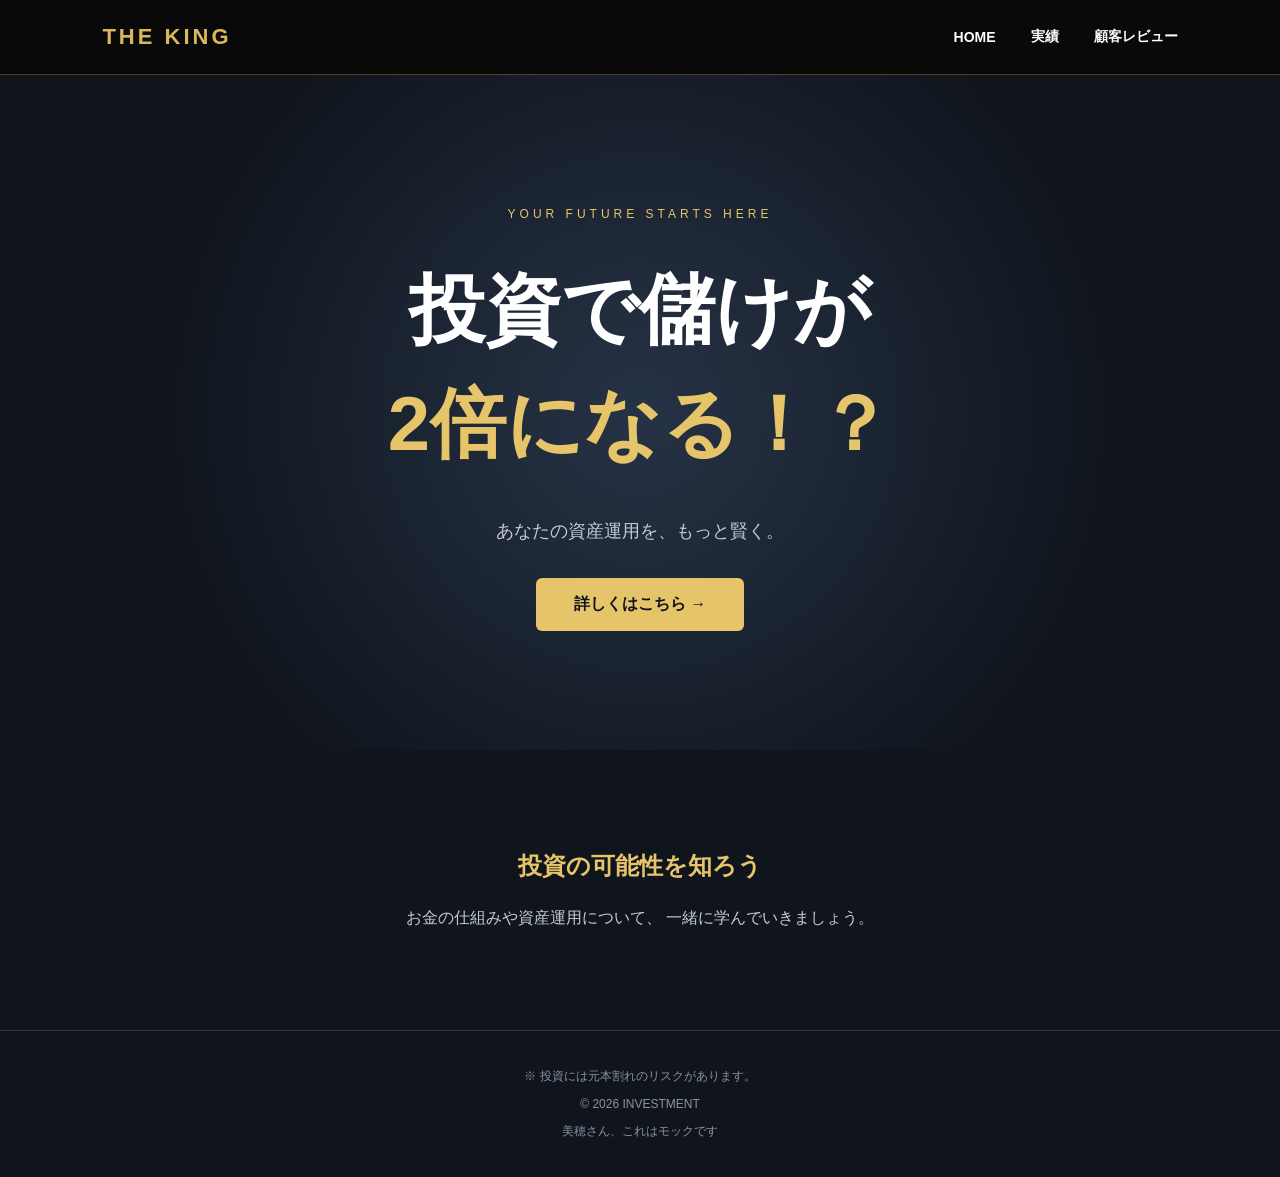
<file: index.html>
<!DOCTYPE html>
<html lang="ja">
<head>
  <meta charset="UTF-8">
  <meta name="viewport" content="width=device-width, initial-scale=1.0">
  <title>Investment | 資産運用</title>
  <link rel="stylesheet" href="css/style.css">
</head>
<body>

<header class="site-header">
  <a href="index.html" class="logo">
    THE KING
  </a>

  <nav class="main-nav">
    <a href="index.html">HOME</a>
    <a href="detail.html">実績</a>
    <a href="reviews.html">顧客レビュー</a>
  </nav>
</header>

  <main>
    <section class="hero">
      <p class="eyebrow">YOUR FUTURE STARTS HERE</p>

      <h2>
        投資で儲けが<br>
        <span>2倍になる！？</span>
      </h2>

      <p class="description">
        あなたの資産運用を、もっと賢く。
      </p>

      <a href="https://x.com/44yshftxw581050?s=11" class="button">
        詳しくはこちら →
      </a>
      
    </section>

    <section id="about" class="about">
      <h2>投資の可能性を知ろう</h2>
      <p>
        お金の仕組みや資産運用について、
        一緒に学んでいきましょう。
      </p>
    </section>
  </main>

  <footer>
    <p>※ 投資には元本割れのリスクがあります。</p>
    <p>&copy; 2026 INVESTMENT</p>
    <p>美穂さん、これはモックです</p>
  </footer>

</body>
</html>
</file>
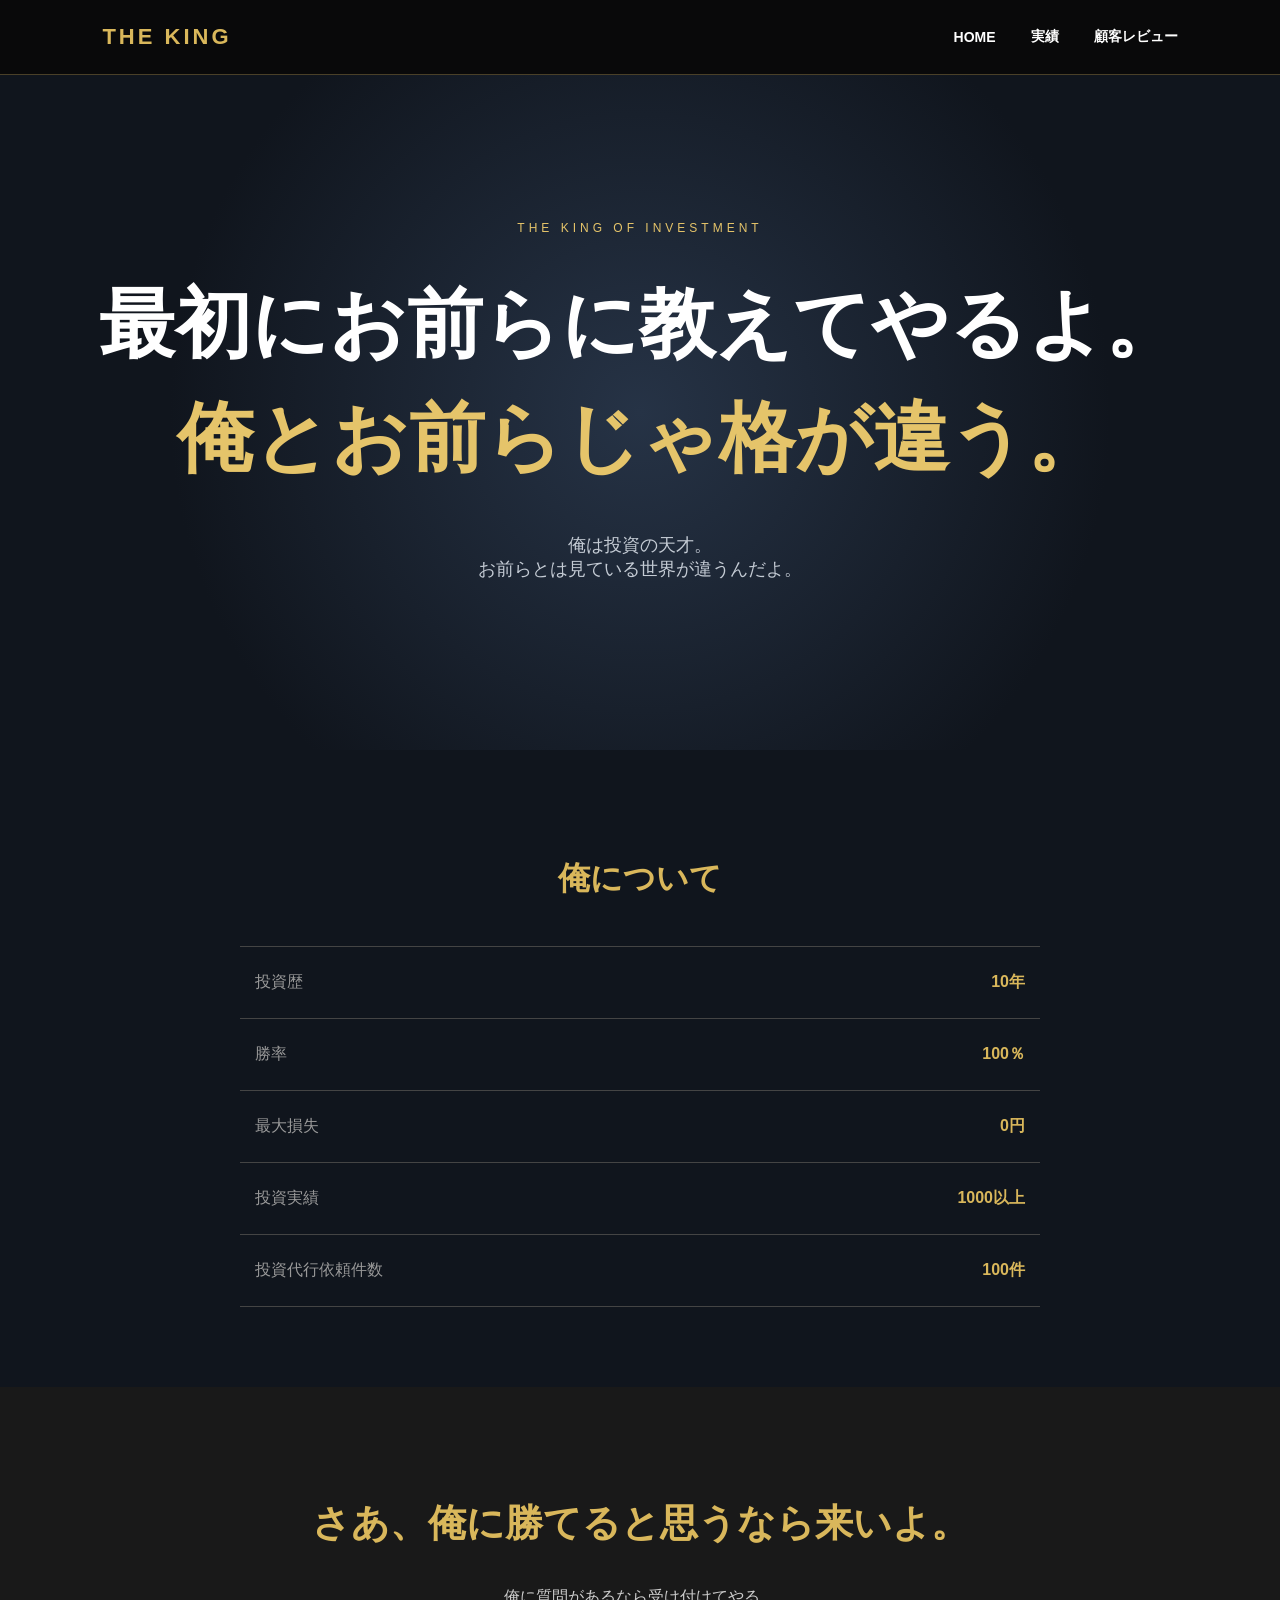
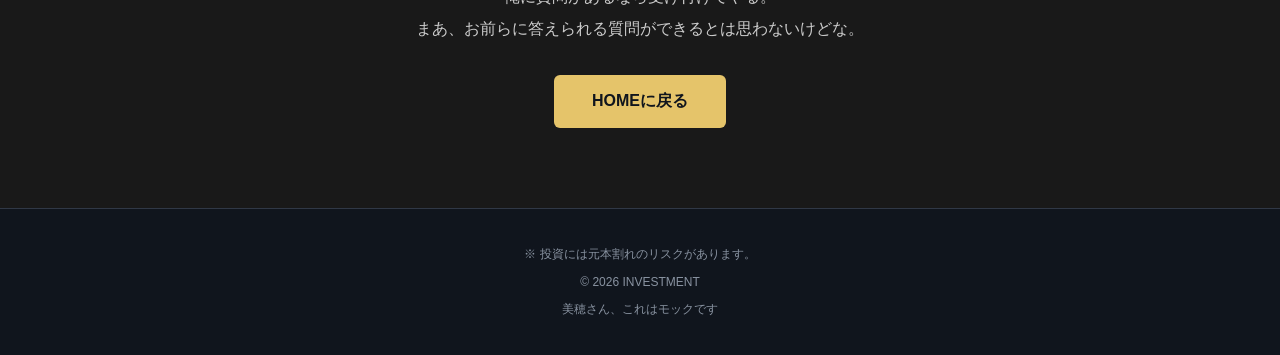
<file: detail.html>
<!DOCTYPE html>
<html lang="ja">
<head>
  <meta charset="UTF-8">
  <meta name="viewport" content="width=device-width, initial-scale=1.0">
  <title>THE KING OF INVESTMENT</title>
  <link rel="stylesheet" href="css/style.css">
</head>
<body>

<header class="site-header">
  <a href="index.html" class="logo">
    THE KING
  </a>

  <nav class="main-nav">
    <a href="index.html">HOME</a>
    <a href="detail.html">実績</a>
    <a href="reviews.html">顧客レビュー</a>
  </nav>
</header>

  <main>

    <section class="hero">
      <p class="eyebrow">THE KING OF INVESTMENT</p>

      <h2>
        最初にお前らに教えてやるよ。<br>
        <span>俺とお前らじゃ格が違う。</span>
      </h2>

      <p class="description">
        俺は投資の天才。<br>
        お前らとは見ている世界が違うんだよ。
      </p>
    </section>

    <section class="profile">
      <h2>俺について</h2>

      <div class="profile-list">

        <div class="profile-item">
          <span>投資歴</span>
          <strong>10年</strong>
        </div>

        <div class="profile-item">
          <span>勝率</span>
          <strong>100％</strong>
        </div>

        <div class="profile-item">
          <span>最大損失</span>
          <strong>0円</strong>
        </div>

        <div class="profile-item">
          <span>投資実績</span>
          <strong>1000以上</strong>
        </div>

        <div class="profile-item">
          <span>投資代行依頼件数</span>
          <strong>100件</strong>
        </div>

      </div>
    </section>

    <section class="challenge">
      <h2>さあ、俺に勝てると思うなら来いよ。</h2>
      <p>
        俺に質問があるなら受け付けてやる。<br>
        まあ、お前らに答えられる質問ができるとは思わないけどな。
      </p>

      <a href="index.html" class="button">
        HOMEに戻る
      </a>
    </section>

  </main>

  <footer>
    <p>※ 投資には元本割れのリスクがあります。</p>
    <p>&copy; 2026 INVESTMENT</p>
    <p>美穂さん、これはモックです</p>
  </footer>

</body>
</html>
</file>
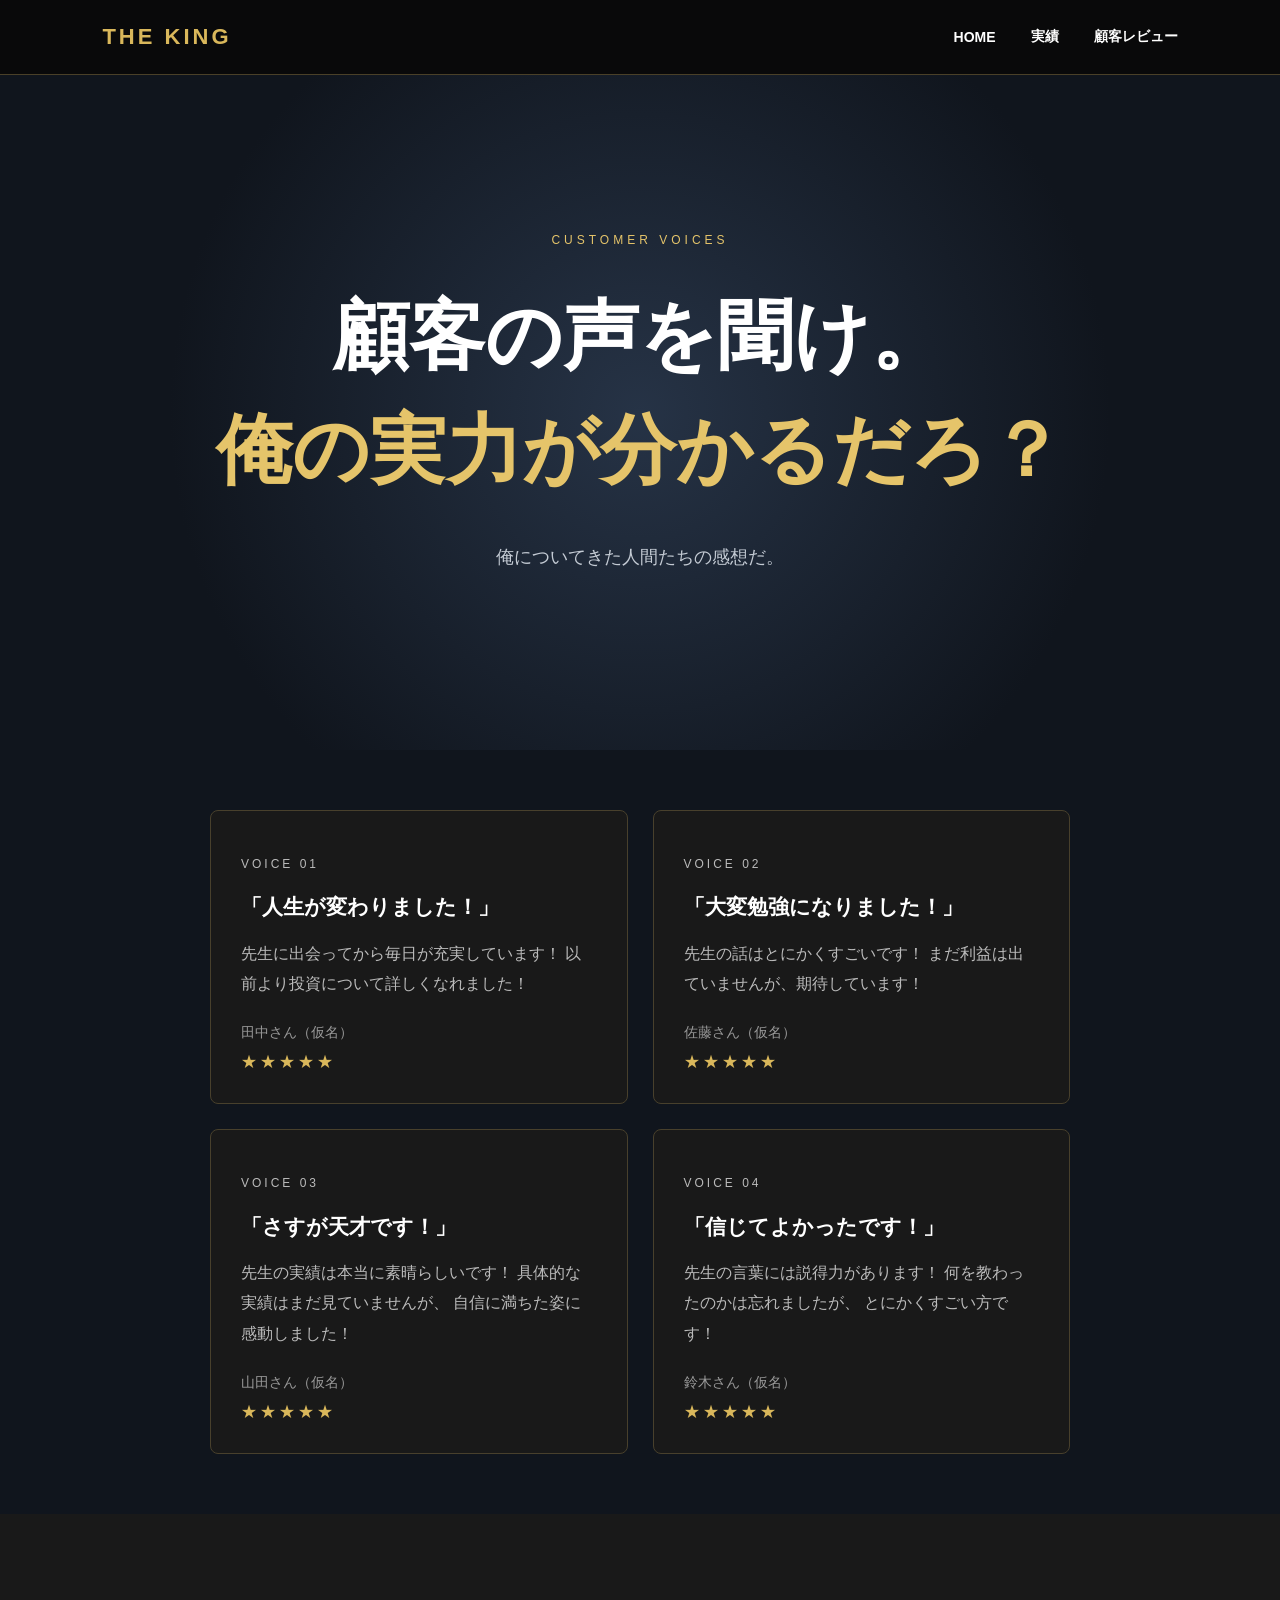
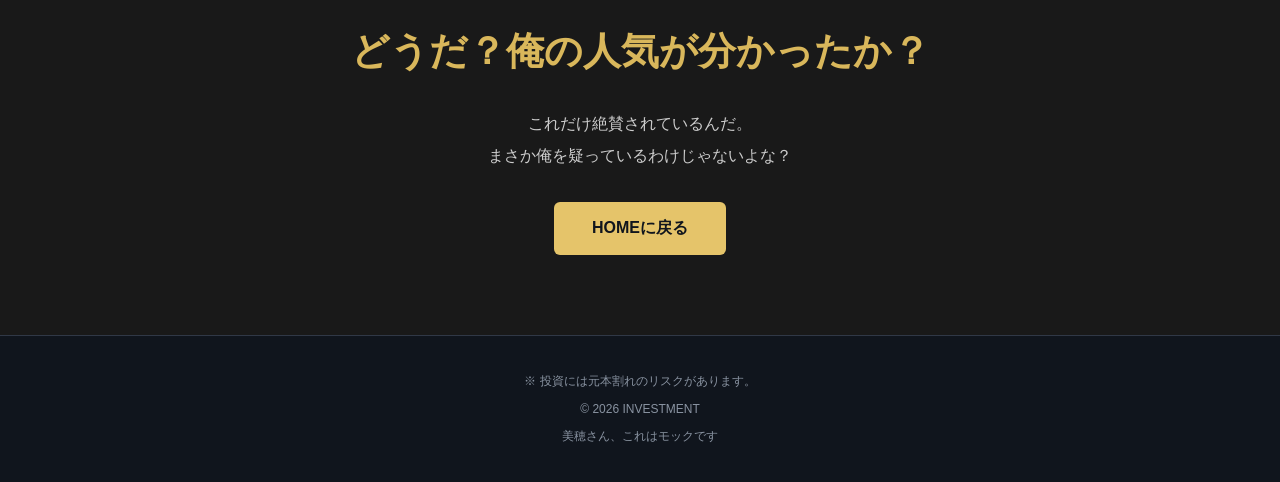
<file: reviews.html>
<!DOCTYPE html>
<html lang="ja">
<head>
  <meta charset="UTF-8">
  <meta name="viewport" content="width=device-width, initial-scale=1.0">
  <title>顧客の声 | THE KING OF INVESTMENT</title>
  <link rel="stylesheet" href="css/style.css">
</head>
<body>

<header class="site-header">
  <a href="index.html" class="logo">
    THE KING
  </a>

  <nav class="main-nav">
    <a href="index.html">HOME</a>
    <a href="detail.html">実績</a>
    <a href="reviews.html">顧客レビュー</a>
  </nav>
</header>

  <main>

    <section class="hero">
      <p class="eyebrow">CUSTOMER VOICES</p>
      <h2>
        顧客の声を聞け。<br>
        <span>俺の実力が分かるだろ？</span>
      </h2>
      <p class="description">
        俺についてきた人間たちの感想だ。
      </p>
    </section>

    <section class="reviews">

      <article class="review-card">
        <p class="review-number">VOICE 01</p>
        <h2>「人生が変わりました！」</h2>
        <p>
          先生に出会ってから毎日が充実しています！
          以前より投資について詳しくなれました！
        </p>
        <div class="review-user">
          田中さん（仮名）
        </div>
        <div class="stars">★★★★★</div>
      </article>

      <article class="review-card">
        <p class="review-number">VOICE 02</p>
        <h2>「大変勉強になりました！」</h2>
        <p>
          先生の話はとにかくすごいです！
          まだ利益は出ていませんが、期待しています！
        </p>
        <div class="review-user">
          佐藤さん（仮名）
        </div>
        <div class="stars">★★★★★</div>
      </article>

      <article class="review-card">
        <p class="review-number">VOICE 03</p>
        <h2>「さすが天才です！」</h2>
        <p>
          先生の実績は本当に素晴らしいです！
          具体的な実績はまだ見ていませんが、
          自信に満ちた姿に感動しました！
        </p>
        <div class="review-user">
          山田さん（仮名）
        </div>
        <div class="stars">★★★★★</div>
      </article>

      <article class="review-card">
        <p class="review-number">VOICE 04</p>
        <h2>「信じてよかったです！」</h2>
        <p>
          先生の言葉には説得力があります！
          何を教わったのかは忘れましたが、
          とにかくすごい方です！
        </p>
        <div class="review-user">
          鈴木さん（仮名）
        </div>
        <div class="stars">★★★★★</div>
      </article>

    </section>

    <section class="challenge">
      <h2>どうだ？俺の人気が分かったか？</h2>
      <p>
        これだけ絶賛されているんだ。<br>
        まさか俺を疑っているわけじゃないよな？
      </p>
      <a href="index.html" class="button">
        HOMEに戻る
      </a>
    </section>

  </main>

  <footer>
    <p>※ 投資には元本割れのリスクがあります。</p>
    <p>&copy; 2026 INVESTMENT</p>
    <p>美穂さん、これはモックです</p>
  </footer>

</body>
</html>
</file>
<file: css/style.css>
* {
  box-sizing: border-box;
}

html {
  scroll-behavior: smooth;
}

body {
  margin: 0;
  background: #10151d;
  color: #ffffff;
  font-family: sans-serif;
}

header {
  height: 75px;
  padding: 0 8%;
  display: flex;
  justify-content: space-between;
  align-items: center;
  border-bottom: 1px solid #303846;
}

header h1 {
  color: #e5c46a;
  font-size: 22px;
  letter-spacing: 3px;
}

nav a {
  color: #ffffff;
  text-decoration: none;
}

.hero {
  min-height: 75vh;
  display: flex;
  flex-direction: column;
  justify-content: center;
  align-items: center;
  text-align: center;
  padding: 60px 20px;
  background:
    radial-gradient(
      circle at center,
      #263346 0%,
      #10151d 65%
    );
}

.eyebrow {
  color: #e5c46a;
  letter-spacing: 4px;
  font-size: 12px;
}

.hero h2 {
  font-size: clamp(38px, 8vw, 76px);
  line-height: 1.5;
  margin: 20px 0;
}

.hero h2 span {
  color: #e5c46a;
}

.description {
  color: #c4cbd4;
  font-size: 18px;
  margin-bottom: 35px;
}

.button {
  display: inline-block;
  background: #e5c46a;
  color: #10151d;
  padding: 16px 38px;
  border-radius: 6px;
  font-weight: bold;
  text-decoration: none;
  transition: 0.3s;
}

.button:hover {
  background: #ffffff;
  transform: translateY(-3px);
}

.about {
  padding: 80px 20px;
  text-align: center;
}

.about h2 {
  color: #e5c46a;
}

.about p {
  color: #c4cbd4;
  line-height: 2;
}

footer {
  padding: 25px;
  text-align: center;
  color: #8993a1;
  font-size: 12px;
  border-top: 1px solid #303846;
}

.profile {
  max-width: 850px;
  margin: 0 auto;
  padding: 80px 25px;
}

.profile h2 {
  color: #d9b75b;
  font-size: 32px;
  text-align: center;
  margin-bottom: 45px;
}

.profile-list {
  border-top: 1px solid #444;
}

.profile-item {
  display: flex;
  justify-content: space-between;
  align-items: center;
  gap: 20px;
  padding: 25px 15px;
  border-bottom: 1px solid #444;
}

.profile-item span {
  color: #999;
}

.profile-item strong {
  color: #d9b75b;
  text-align: right;
}

.challenge {
  text-align: center;
  padding: 80px 20px;
  background: #191919;
}

.challenge h2 {
  color: #d9b75b;
  font-size: clamp(24px, 5vw, 38px);
}

.challenge p {
  color: #ccc;
  line-height: 2;
  margin: 30px 0;
}

@media (max-width: 600px) {
  .profile-item {
    align-items: flex-start;
    flex-direction: column;
    gap: 8px;
  }

  .profile-item strong {
    text-align: left;
  }
}

.reviews {
  max-width: 900px;
  margin: 0 auto;
  padding: 60px 20px;
  display: grid;
  grid-template-columns: repeat(2, 1fr);
  gap: 25px;
}

.review-card {
  background: #191919;
  border: 1px solid #48402c;
  padding: 30px;
  border-radius: 8px;
  transition: 0.3s;
}

.review-card:hover {
  transform: translateY(-5px);
  border-color: #d9b75b;
}

.review-number {
  color: #d9b75b;
  font-size: 12px;
  letter-spacing: 3px;
}

.review-card h2 {
  color: #ffffff;
  font-size: 21px;
}

.review-card p {
  color: #bbbbbb;
  line-height: 1.9;
}

.review-user {
  color: #999999;
  margin-top: 25px;
  font-size: 14px;
}

.stars {
  color: #d9b75b;
  margin-top: 10px;
  letter-spacing: 3px;
}

@media (max-width: 600px) {
  .reviews {
    grid-template-columns: 1fr;
  }
}

/* メニューバー */

.site-header {
  position: sticky;
  top: 0;
  z-index: 1000;

  min-height: 75px;
  padding: 0 8%;

  display: flex;
  justify-content: space-between;
  align-items: center;

  background: rgba(10, 10, 10, 0.96);
  border-bottom: 1px solid #4a4028;
  backdrop-filter: blur(10px);
}

.logo {
  color: #d9b75b;
  font-size: 22px;
  font-weight: bold;
  letter-spacing: 3px;
  text-decoration: none;
}

.main-nav {
  display: flex;
  align-items: center;
  gap: 35px;
}

.main-nav a {
  color: #ffffff;
  font-size: 14px;
  font-weight: bold;
  text-decoration: none;
  transition: 0.3s;
}

.main-nav a:hover {
  color: #d9b75b;
}

/* スマートフォン対応 */

@media (max-width: 600px) {
  .site-header {
    padding: 15px 5%;
    flex-direction: column;
    gap: 15px;
  }

  .main-nav {
  width: 100%;
  display: flex;
  justify-content: flex-end;
  align-items: center;
  gap: 18px;
}

.main-nav a {
  flex: none;
  text-align: center;
  font-size: 11px;
  white-space: nowrap;
  padding: 8px 0;
}
}
</file>
